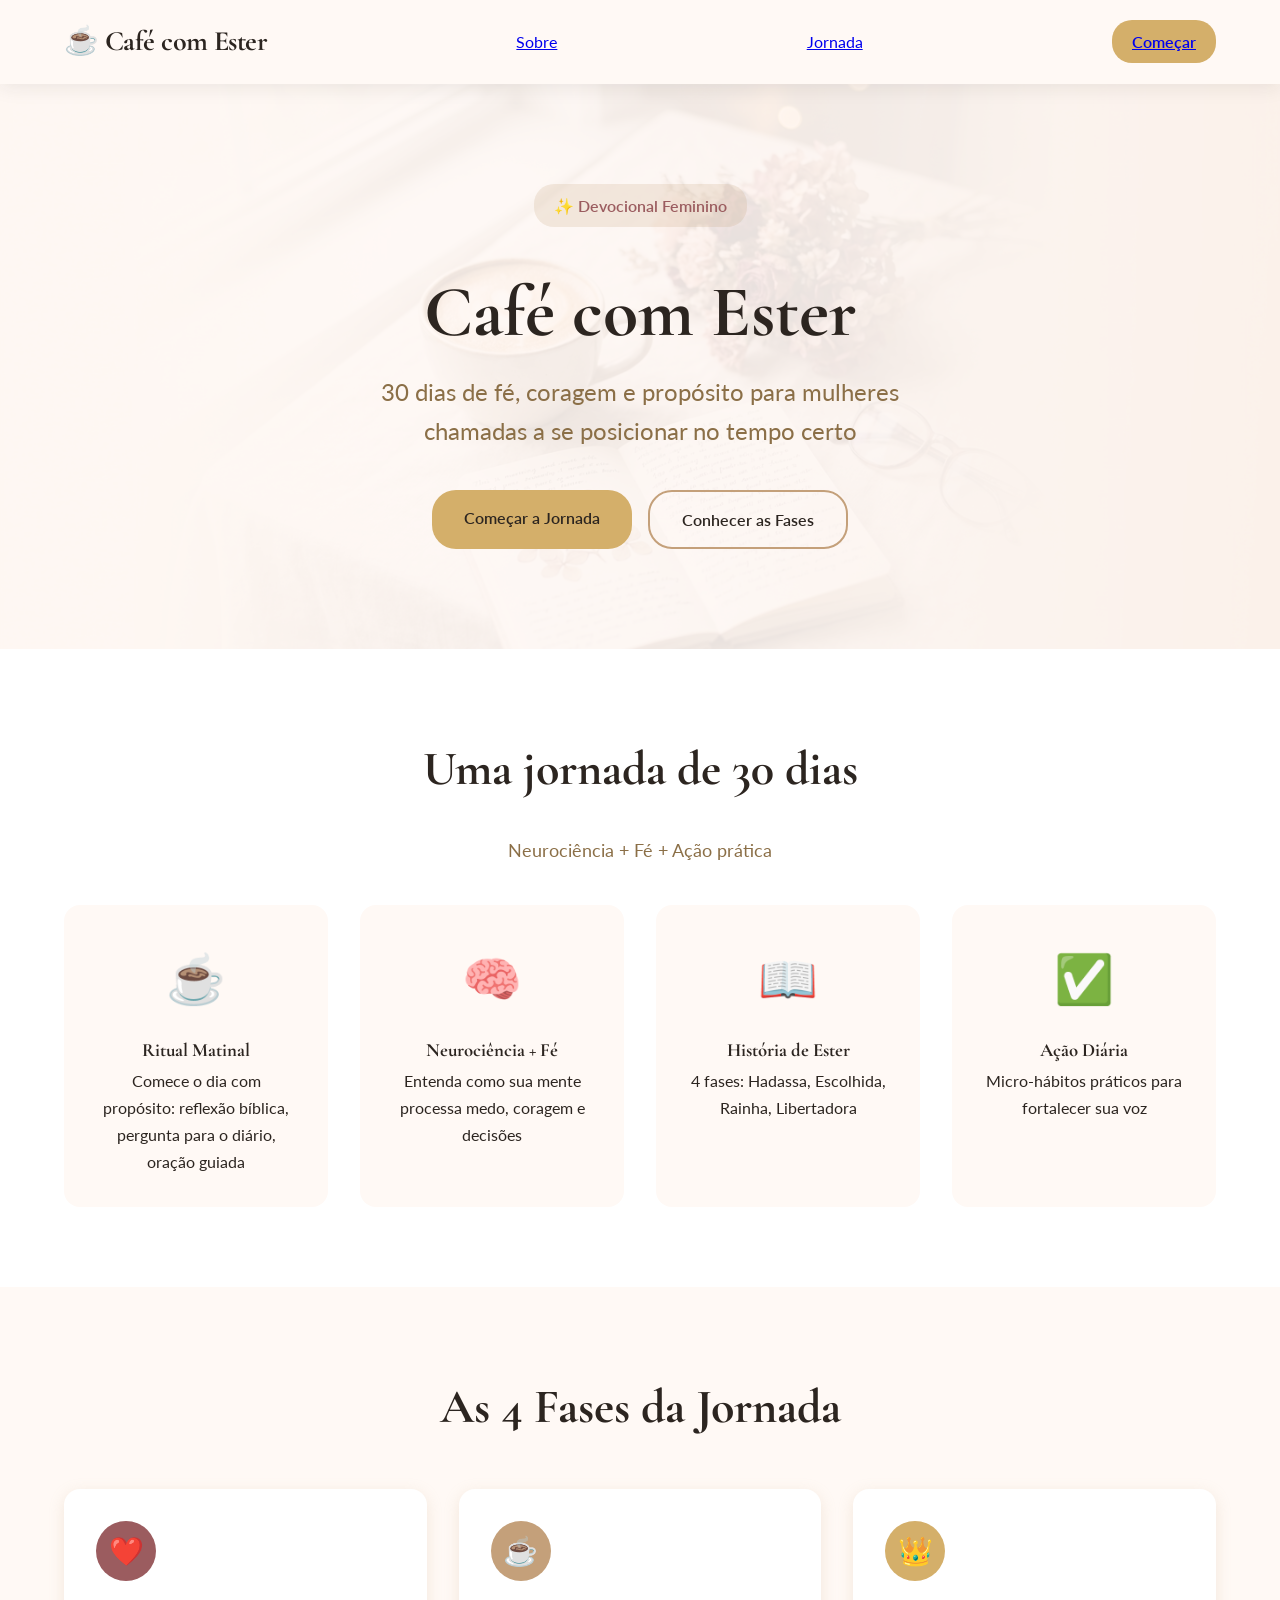
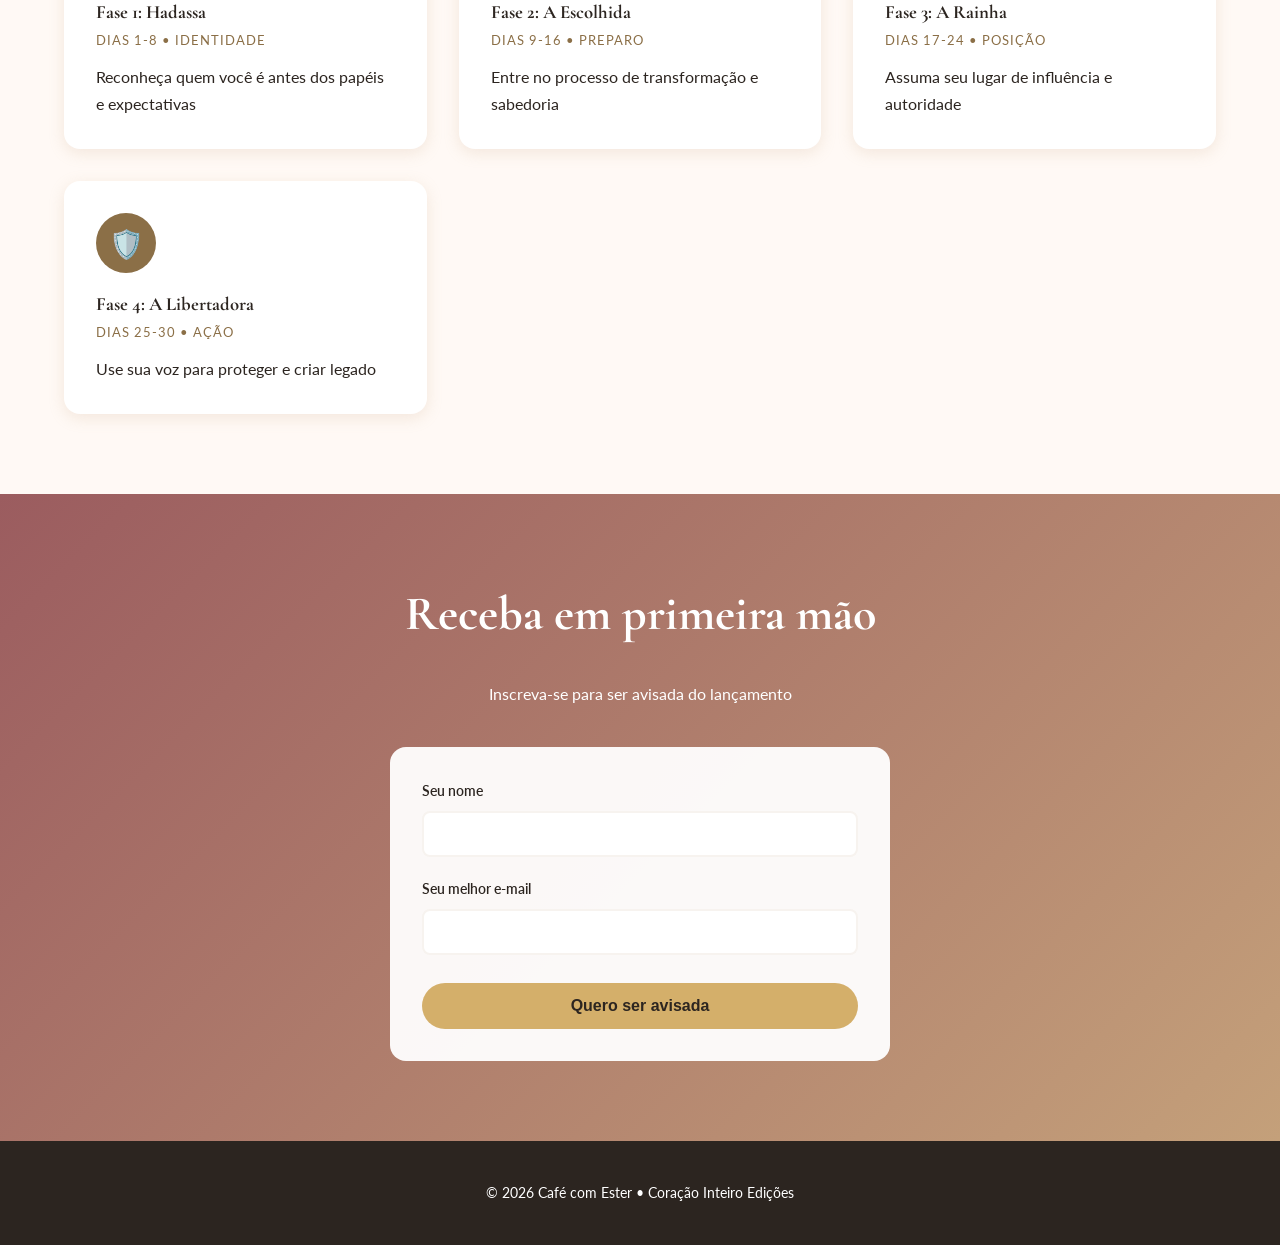
<file: index.html>
<!DOCTYPE html>
<html lang="pt-BR">
<head>
  <meta charset="UTF-8">
  <meta name="viewport" content="width=device-width, initial-scale=1.0">
  <meta name="description" content="Transforme suas manhãs com 30 dias de fé, coragem e propósito. Devocional feminino baseado na história de Ester.">
  <meta property="og:title" content="Café com Ester | Devocional Feminino">
  <meta property="og:description" content="30 dias de fé, coragem e propósito">
  <meta property="og:image" content="file_1779944631122.png">
  <title>Café com Ester | Devocional Feminino</title>
  <link rel="icon" type="image/png" href="file_1779944623450.png">
  <link href="https://fonts.googleapis.com/css2?family=Cormorant+Garamond:wght@400;500;600&family=Lato:wght@300;400;700&display=swap" rel="stylesheet">
  <link rel="stylesheet" href="styles.css">
</head>
<body>
  <header class="header">
    <div class="container">
      <a href="index.html" class="logo-text" aria-label="Página inicial Café com Ester">
  ☕ Café com Ester
</a>
        <a href="#sobre">Sobre</a>
        <a href="#fases">Jornada</a>
        <a href="#newsletter" class="btn-nav">Começar</a>
      </nav>
    </div>
  </header>

  <section class="hero" style="background-image: url('/file_1779944611570.png');">
    <div class="container">
      <div class="hero-content">
        <span class="hero-badge">✨ Devocional Feminino</span>
        <h1>Café com Ester</h1>
        <p class="hero-subtitle">30 dias de fé, coragem e propósito para mulheres<br>chamadas a se posicionar no tempo certo</p>
        <div class="hero-cta">
          <a href="#newsletter" class="btn btn-primary">Começar a Jornada</a>
          <a href="#fases" class="btn btn-secondary">Conhecer as Fases</a>
        </div>
      </div>
    </div>
  </section>

  <section class="sobre" id="sobre">
    <div class="container">
      <h2>Uma jornada de 30 dias</h2>
      <p class="subtitle">Neurociência + Fé + Ação prática</p>
      <div class="sobre-grid">
        <div class="sobre-card">
          <span class="icon">☕</span>
          <h3>Ritual Matinal</h3>
          <p>Comece o dia com propósito: reflexão bíblica, pergunta para o diário, oração guiada</p>
        </div>
        <div class="sobre-card">
          <span class="icon">🧠</span>
          <h3>Neurociência + Fé</h3>
          <p>Entenda como sua mente processa medo, coragem e decisões</p>
        </div>
        <div class="sobre-card">
          <span class="icon">📖</span>
          <h3>História de Ester</h3>
          <p>4 fases: Hadassa, Escolhida, Rainha, Libertadora</p>
        </div>
        <div class="sobre-card">
          <span class="icon">✅</span>
          <h3>Ação Diária</h3>
          <p>Micro-hábitos práticos para fortalecer sua voz</p>
        </div>
      </div>
    </div>
  </section>

  <section class="fases" id="fases">
    <div class="container">
      <h2>As 4 Fases da Jornada</h2>
      <div class="fases-grid">
        <div class="fase-card">
          <div class="fase-icon" style="background: #9B5C5F;">❤️</div>
          <h3>Fase 1: Hadassa</h3>
          <p class="fase-subtitle">Dias 1-8 • Identidade</p>
          <p>Reconheça quem você é antes dos papéis e expectativas</p>
        </div>
        <div class="fase-card">
          <div class="fase-icon" style="background: #C4A07A;">☕</div>
          <h3>Fase 2: A Escolhida</h3>
          <p class="fase-subtitle">Dias 9-16 • Preparo</p>
          <p>Entre no processo de transformação e sabedoria</p>
        </div>
        <div class="fase-card">
          <div class="fase-icon" style="background: #D4AF6A;">👑</div>
          <h3>Fase 3: A Rainha</h3>
          <p class="fase-subtitle">Dias 17-24 • Posição</p>
          <p>Assuma seu lugar de influência e autoridade</p>
        </div>
        <div class="fase-card">
          <div class="fase-icon" style="background: #8B6F47;">🛡️</div>
          <h3>Fase 4: A Libertadora</h3>
          <p class="fase-subtitle">Dias 25-30 • Ação</p>
          <p>Use sua voz para proteger e criar legado</p>
        </div>
      </div>
    </div>
  </section>

  <section class="newsletter" id="newsletter">
    <div class="container">
      <h2>Receba em primeira mão</h2>
      <p>Inscreva-se para ser avisada do lançamento</p>
      <form name="newsletter" method="POST" data-netlify="true" action="obrigada.html" class="newsletter-form">
        <input type="hidden" name="form-name" value="newsletter">
        <div class="form-group">
          <label for="nome">Seu nome</label>
          <input type="text" id="nome" name="nome" required>
        </div>
        <div class="form-group">
          <label for="email">Seu melhor e-mail</label>
          <input type="email" id="email" name="email" required>
        </div>
        <button type="submit" class="btn btn-primary">Quero ser avisada</button>
      </form>
    </div>
  </section>

  <footer class="footer">
    <div class="container">
      <p>&copy; 2026 Café com Ester • Coração Inteiro Edições</p>
    </div>
  </footer>

  <script src="script.js"></script>
</body>
</html>
</file>
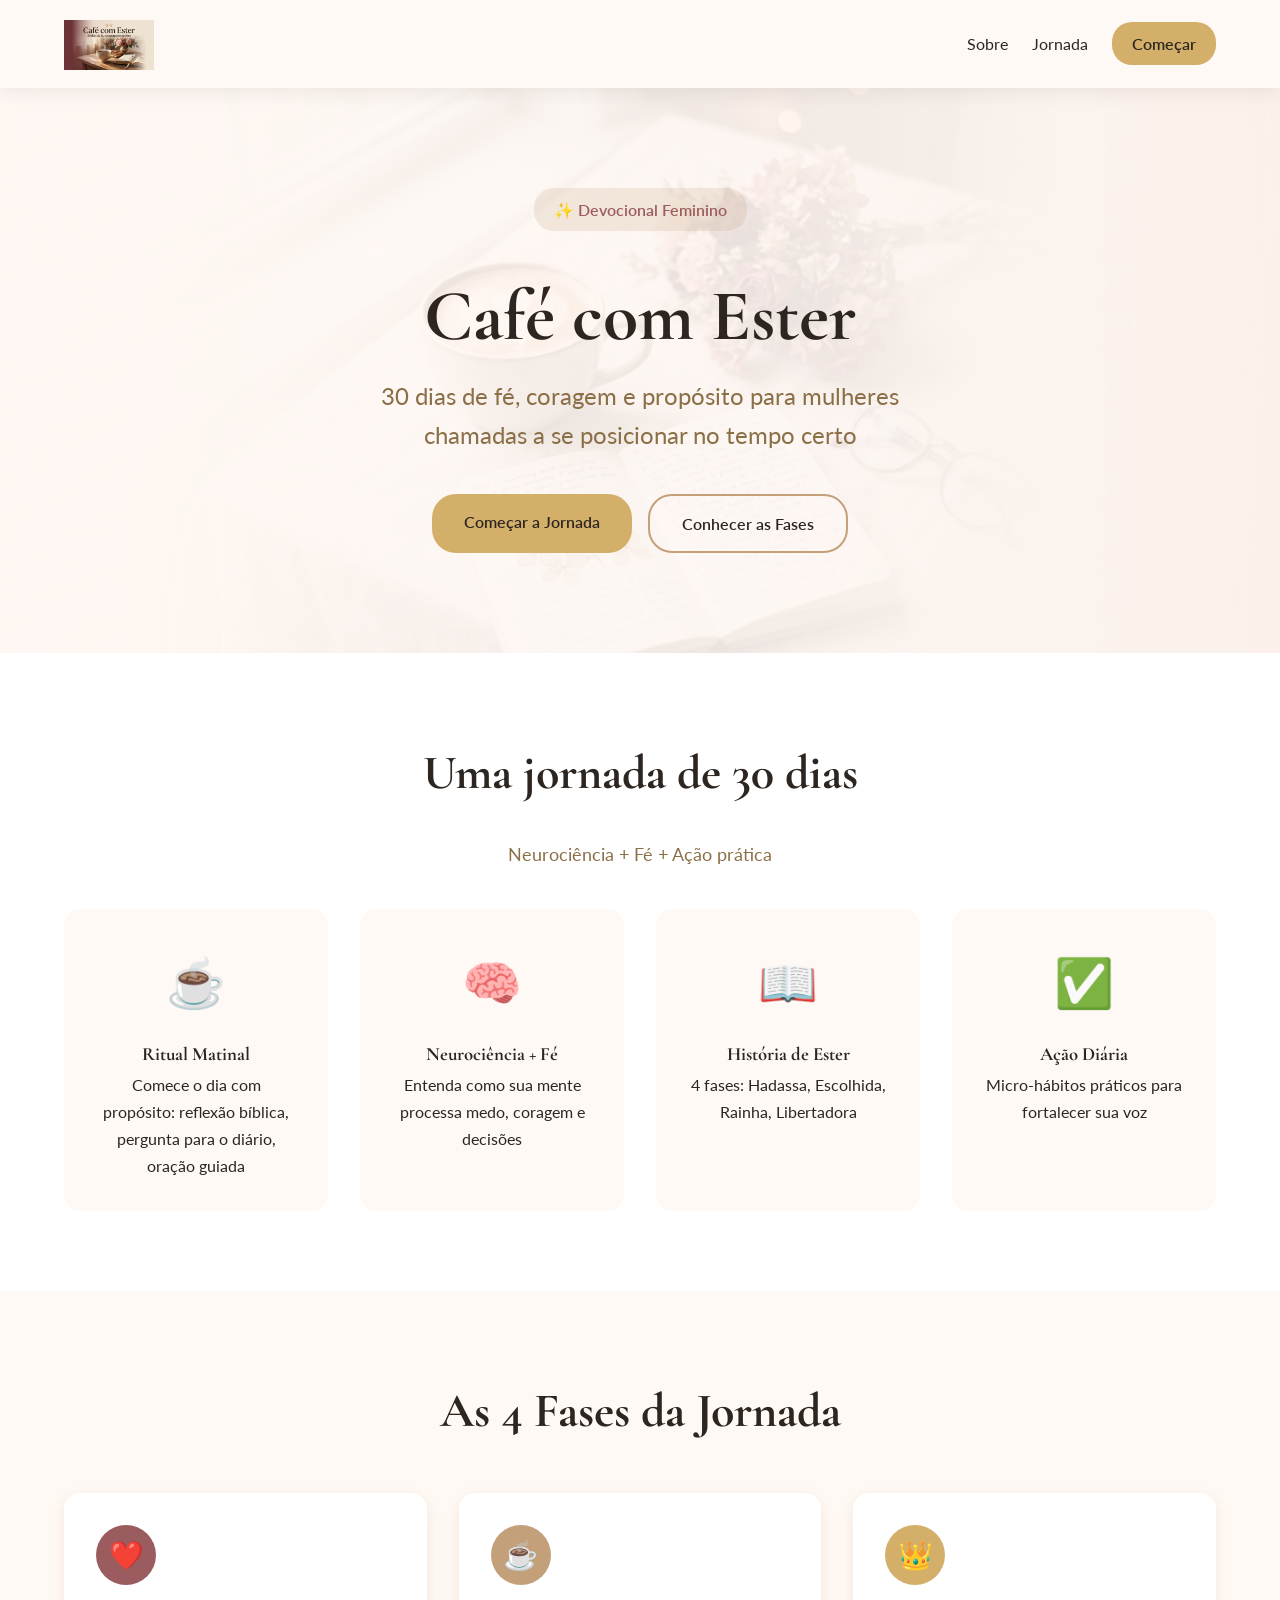
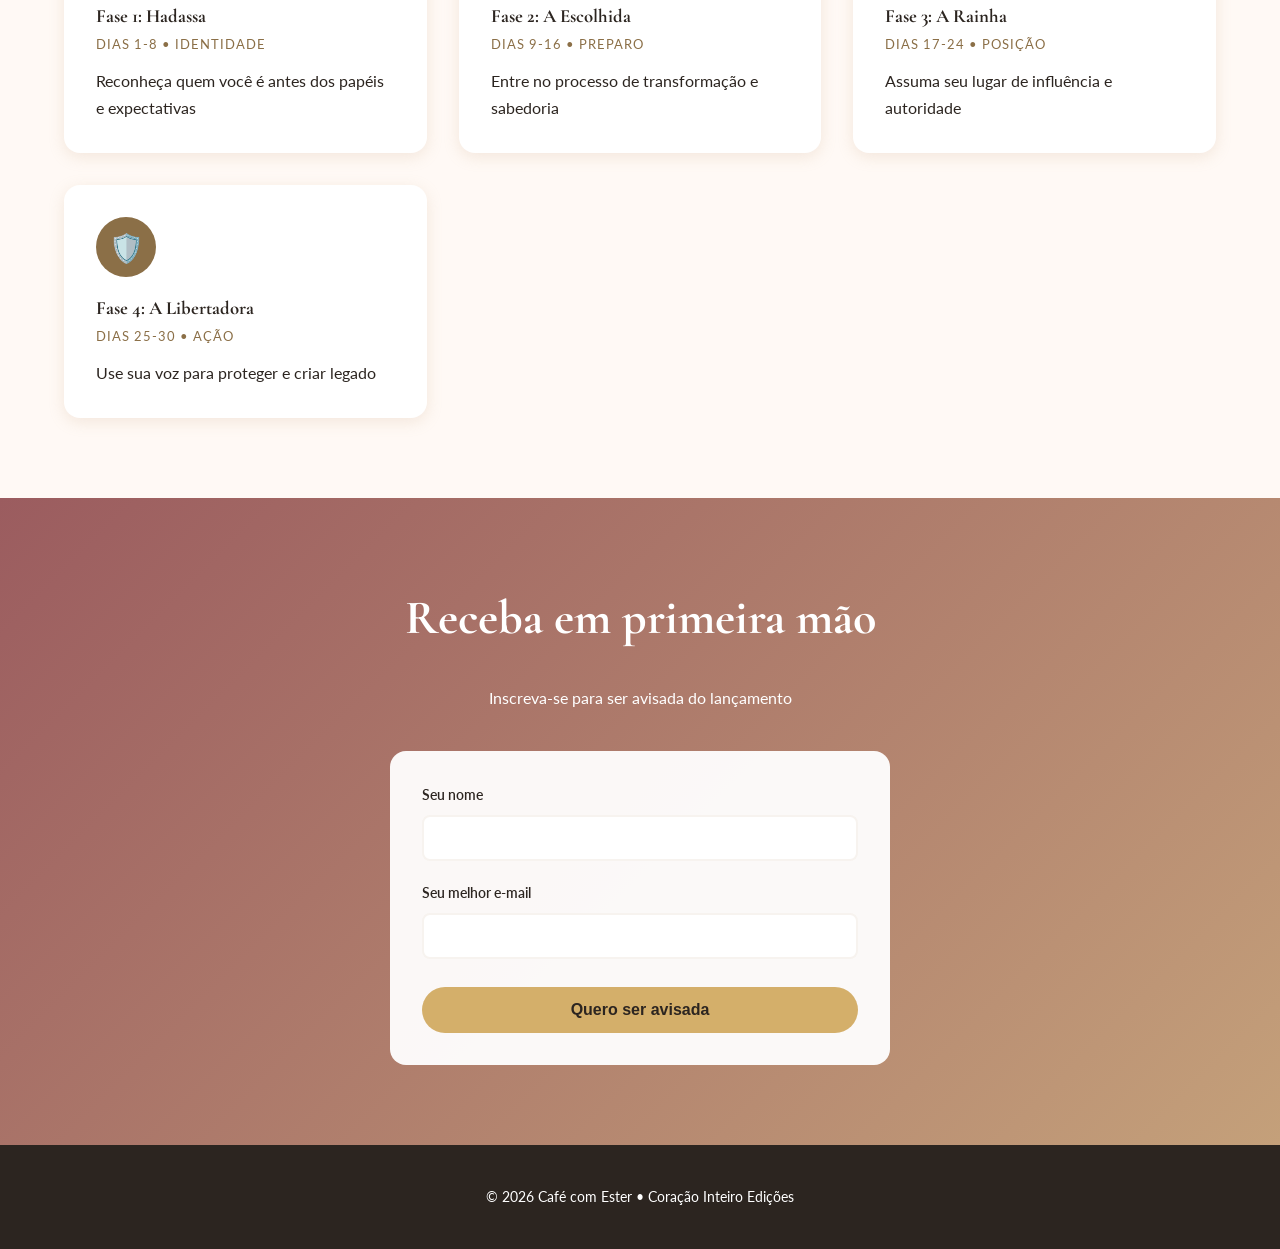
<file: Index.html>
<!DOCTYPE html>
<html lang="pt-BR">
<head>
  <meta charset="UTF-8">
  <meta name="viewport" content="width=device-width, initial-scale=1.0">
  <meta name="description" content="Transforme suas manhãs com 30 dias de fé, coragem e propósito. Devocional feminino baseado na história de Ester.">
  <meta property="og:title" content="Café com Ester | Devocional Feminino">
  <meta property="og:description" content="30 dias de fé, coragem e propósito">
  <meta property="og:image" content="/file_1779944631122.png">
  <title>Café com Ester | Devocional Feminino</title>
  <link rel="icon" type="image/png" href="/file_1779944623450.png">
  <link href="https://fonts.googleapis.com/css2?family=Cormorant+Garamond:wght@400;500;600&family=Lato:wght@300;400;700&display=swap" rel="stylesheet">
  <link rel="stylesheet" href="styles.css">
</head>
<body>
  <header class="header">
    <div class="container">
      <a href="/" class="logo">
        <img src="/file_1779944639296.png" alt="Café com Ester" height="50">
      </a>
      <nav class="nav">
        <a href="#sobre">Sobre</a>
        <a href="#fases">Jornada</a>
        <a href="#newsletter" class="btn-nav">Começar</a>
      </nav>
    </div>
  </header>

  <section class="hero" style="background-image: url('/file_1779944611570.png');">
    <div class="container">
      <div class="hero-content">
        <span class="hero-badge">✨ Devocional Feminino</span>
        <h1>Café com Ester</h1>
        <p class="hero-subtitle">30 dias de fé, coragem e propósito para mulheres<br>chamadas a se posicionar no tempo certo</p>
        <div class="hero-cta">
          <a href="#newsletter" class="btn btn-primary">Começar a Jornada</a>
          <a href="#fases" class="btn btn-secondary">Conhecer as Fases</a>
        </div>
      </div>
    </div>
  </section>

  <section class="sobre" id="sobre">
    <div class="container">
      <h2>Uma jornada de 30 dias</h2>
      <p class="subtitle">Neurociência + Fé + Ação prática</p>
      <div class="sobre-grid">
        <div class="sobre-card">
          <span class="icon">☕</span>
          <h3>Ritual Matinal</h3>
          <p>Comece o dia com propósito: reflexão bíblica, pergunta para o diário, oração guiada</p>
        </div>
        <div class="sobre-card">
          <span class="icon">🧠</span>
          <h3>Neurociência + Fé</h3>
          <p>Entenda como sua mente processa medo, coragem e decisões</p>
        </div>
        <div class="sobre-card">
          <span class="icon">📖</span>
          <h3>História de Ester</h3>
          <p>4 fases: Hadassa, Escolhida, Rainha, Libertadora</p>
        </div>
        <div class="sobre-card">
          <span class="icon">✅</span>
          <h3>Ação Diária</h3>
          <p>Micro-hábitos práticos para fortalecer sua voz</p>
        </div>
      </div>
    </div>
  </section>

  <section class="fases" id="fases">
    <div class="container">
      <h2>As 4 Fases da Jornada</h2>
      <div class="fases-grid">
        <div class="fase-card">
          <div class="fase-icon" style="background: #9B5C5F;">❤️</div>
          <h3>Fase 1: Hadassa</h3>
          <p class="fase-subtitle">Dias 1-8 • Identidade</p>
          <p>Reconheça quem você é antes dos papéis e expectativas</p>
        </div>
        <div class="fase-card">
          <div class="fase-icon" style="background: #C4A07A;">☕</div>
          <h3>Fase 2: A Escolhida</h3>
          <p class="fase-subtitle">Dias 9-16 • Preparo</p>
          <p>Entre no processo de transformação e sabedoria</p>
        </div>
        <div class="fase-card">
          <div class="fase-icon" style="background: #D4AF6A;">👑</div>
          <h3>Fase 3: A Rainha</h3>
          <p class="fase-subtitle">Dias 17-24 • Posição</p>
          <p>Assuma seu lugar de influência e autoridade</p>
        </div>
        <div class="fase-card">
          <div class="fase-icon" style="background: #8B6F47;">🛡️</div>
          <h3>Fase 4: A Libertadora</h3>
          <p class="fase-subtitle">Dias 25-30 • Ação</p>
          <p>Use sua voz para proteger e criar legado</p>
        </div>
      </div>
    </div>
  </section>

  <section class="newsletter" id="newsletter">
    <div class="container">
      <h2>Receba em primeira mão</h2>
      <p>Inscreva-se para ser avisada do lançamento</p>
      <form name="newsletter" method="POST" data-netlify="true" action="obrigada.html" class="newsletter-form">
        <input type="hidden" name="form-name" value="newsletter">
        <div class="form-group">
          <label for="nome">Seu nome</label>
          <input type="text" id="nome" name="nome" required>
        </div>
        <div class="form-group">
          <label for="email">Seu melhor e-mail</label>
          <input type="email" id="email" name="email" required>
        </div>
        <button type="submit" class="btn btn-primary">Quero ser avisada</button>
      </form>
    </div>
  </section>

  <footer class="footer">
    <div class="container">
      <p>&copy; 2026 Café com Ester • Coração Inteiro Edições</p>
    </div>
  </footer>

  <script src="script.js"></script>
</body>
</html>
</file>
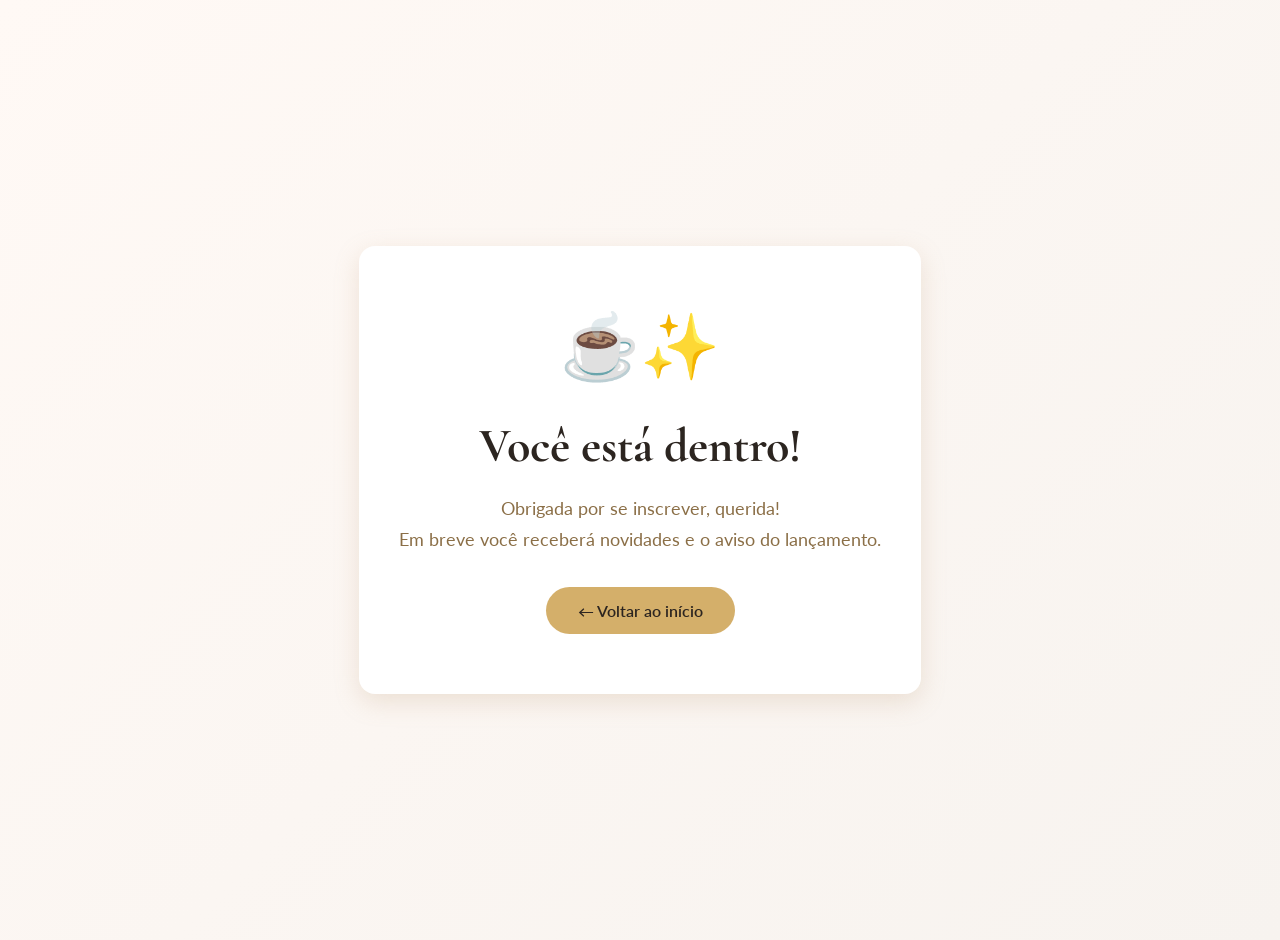
<file: Obrigada.html>
<!DOCTYPE html>
<html lang="pt-BR">
<head>
  <meta charset="UTF-8">
  <meta name="viewport" content="width=device-width, initial-scale=1.0">
  <title>Obrigada! | Café com Ester</title>
  <link rel="icon" type="image/png" href="/file_1779944623450.png">
  <link href="https://fonts.googleapis.com/css2?family=Cormorant+Garamond:wght@500&family=Lato&display=swap" rel="stylesheet">
  <style>
    body {
      font-family: 'Lato', sans-serif;
      background: linear-gradient(135deg, #FFF9F5 0%, #F7F3EF 100%);
      display: flex;
      align-items: center;
      justify-content: center;
      min-height: 100vh;
      text-align: center;
      padding: 20px;
      margin: 0;
    }
    .card {
      background: #fff;
      max-width: 500px;
      padding: 60px 40px;
      border-radius: 16px;
      box-shadow: 0 8px 24px rgba(196,160,122,0.25);
    }
    h1 {
      font-family: 'Cormorant Garamond', serif;
      font-size: 48px;
      color: #2C2520;
      margin-bottom: 16px;
    }
    .icon {
      font-size: 64px;
      margin-bottom: 24px;
    }
    p {
      color: #8B6F47;
      font-size: 18px;
      line-height: 1.7;
      margin-bottom: 16px;
    }
    a {
      display: inline-block;
      background: #D4AF6A;
      color: #2C2520;
      padding: 14px 32px;
      border-radius: 24px;
      text-decoration: none;
      font-weight: 600;
      margin-top: 16px;
      transition: all 0.3s;
    }
    a:hover {
      background: #C4A07A;
      transform: translateY(-2px);
    }
  </style>
</head>
<body>
  <div class="card">
    <div class="icon">☕✨</div>
    <h1>Você está dentro!</h1>
    <p>Obrigada por se inscrever, querida!<br>Em breve você receberá novidades e o aviso do lançamento.</p>
    <a href="/">← Voltar ao início</a>
  </div>
</body>
</html>
</file>
<file: styles.css>
:root {
  --primary: #C4A07A;
  --secondary: #9B5C5F;
  --accent: #D4AF6A;
  --bg-primary: #FFF9F5;
  --text-primary: #2C2520;
  --font-serif: 'Cormorant Garamond', serif;
  --font-sans: 'Lato', sans-serif;
}

* {
  margin: 0;
  padding: 0;
  box-sizing: border-box;
}

body {
  font-family: var(--font-sans);
  color: var(--text-primary);
  background: var(--bg-primary);
  line-height: 1.7;
}

.container {
  max-width: 1200px;
  margin: 0 auto;
  padding: 0 24px;
}

h1, h2, h3 {
  font-family: var(--font-serif);
}

h1 {
  font-size: clamp(40px, 8vw, 72px);
}

h2 {
  font-size: clamp(32px, 5vw, 48px);
  text-align: center;
  margin-bottom: 24px;
}

.btn {
  display: inline-block;
  padding: 14px 32px;
  border-radius: 24px;
  font-weight: 600;
  text-decoration: none;
  transition: all 0.3s;
  border: none;
  cursor: pointer;
}

.btn-primary {
  background: var(--accent);
  color: var(--text-primary);
}

.btn-primary:hover {
  background: var(--primary);
  transform: translateY(-2px);
}

.btn-secondary {
  background: transparent;
  border: 2px solid var(--primary);
  color: var(--text-primary);
}

.header {
  background: rgba(255,249,245,0.95);
  padding: 16px 0;
  position: sticky;
  top: 0;
  z-index: 100;
  box-shadow: 0 2px 8px rgba(196,160,122,0.15);
}

.header .container {
  display: flex;
  justify-content: space-between;
  align-items: center;
}

.nav {
  display: flex;
  gap: 24px;
  align-items: center;
}

.nav a {
  color: var(--text-primary);
  text-decoration: none;
}

.btn-nav {
  background: var(--accent);
  padding: 8px 20px;
  border-radius: 20px;
  font-weight: 600;
}

.hero {
  padding: 100px 0;
  text-align: center;
  background-size: cover;
  background-position: center;
  position: relative;
}

.hero::before {
  content: '';
  position: absolute;
  top: 0;
  left: 0;
  right: 0;
  bottom: 0;
  background: rgba(255,249,245,0.9);
}

.hero-content {
  position: relative;
  z-index: 1;
}

.hero-badge {
  display: inline-block;
  background: rgba(196,160,122,0.2);
  color: var(--secondary);
  padding: 8px 20px;
  border-radius: 20px;
  margin-bottom: 24px;
  font-weight: 600;
}

.hero-subtitle {
  font-size: clamp(18px, 3vw, 24px);
  color: #8B6F47;
  margin-bottom: 40px;
  line-height: 1.6;
}

.hero-cta {
  display: flex;
  gap: 16px;
  justify-content: center;
  flex-wrap: wrap;
}

.sobre {
  padding: 80px 0;
  background: #fff;
}

.subtitle {
  text-align: center;
  margin-bottom: 40px;
  color: #8B6F47;
  font-size: 18px;
}

.sobre-grid {
  display: grid;
  grid-template-columns: repeat(auto-fit, minmax(250px, 1fr));
  gap: 32px;
  margin-top: 40px;
}

.sobre-card {
  text-align: center;
  padding: 32px;
  background: var(--bg-primary);
  border-radius: 16px;
  transition: transform 0.3s;
}

.sobre-card:hover {
  transform: translateY(-4px);
}

.sobre-card .icon {
  font-size: 48px;
  display: block;
  margin-bottom: 16px;
}

.fases {
  padding: 80px 0;
  background: var(--bg-primary);
}

.fases-grid {
  display: grid;
  grid-template-columns: repeat(auto-fit, minmax(280px, 1fr));
  gap: 32px;
  margin-top: 40px;
}

.fase-card {
  background: #fff;
  padding: 32px;
  border-radius: 16px;
  box-shadow: 0 4px 16px rgba(196,160,122,0.2);
  transition: transform 0.3s;
}

.fase-card:hover {
  transform: translateY(-6px);
}

.fase-icon {
  width: 60px;
  height: 60px;
  border-radius: 50%;
  display: flex;
  align-items: center;
  justify-content: center;
  font-size: 28px;
  margin-bottom: 16px;
}

.fase-subtitle {
  font-size: 13px;
  text-transform: uppercase;
  color: #8B6F47;
  margin-bottom: 12px;
  letter-spacing: 1px;
}

.newsletter {
  padding: 80px 0;
  background: linear-gradient(135deg, #9B5C5F 0%, #C4A07A 100%);
  color: #fff;
  text-align: center;
}

.newsletter h2, .newsletter p {
  color: #fff;
}

.newsletter-form {
  max-width: 500px;
  margin: 40px auto 0;
  background: rgba(255,255,255,0.95);
  padding: 32px;
  border-radius: 16px;
}

.form-group {
  margin-bottom: 20px;
  text-align: left;
}

.form-group label {
  display: block;
  font-weight: 600;
  color: var(--text-primary);
  margin-bottom: 8px;
  font-size: 14px;
}

.form-group input {
  width: 100%;
  padding: 12px;
  border: 2px solid #F7F3EF;
  border-radius: 8px;
  font-size: 15px;
  font-family: var(--font-sans);
}

.form-group input:focus {
  outline: none;
  border-color: var(--accent);
}

.newsletter-form .btn {
  width: 100%;
  margin-top: 8px;
  font-size: 16px;
}

.footer {
  background: var(--text-primary);
  color: #fff;
  padding: 40px 0;
  text-align: center;
  font-size: 14px;
}

@media (max-width: 768px) {
  .nav {
    display: none;
  }
  .hero {
    padding: 60px 0;
  }
  .hero-cta {
    flex-direction: column;
    align-items: stretch;
  }
  .btn {
    width: 100%;
  }
}
/* Correção do cabeçalho fixo no GitHub Pages */
.header {
  background: #fff9f5 !important;
  padding: 18px 32px !important;
  position: sticky !important;
  top: 0 !important;
  z-index: 9999 !important;
  box-shadow: 0 4px 18px rgba(44, 37, 32, 0.08) !important;
}

/* Correção visual da logo caso a imagem falhe */
.logo {
  font-family: 'Cormorant Garamond', Georgia, serif !important;
  font-size: 28px !important;
  font-weight: 700 !important;
  color: #2C2520 !important;
  text-decoration: none !important;
}

.logo img {
  max-height: 52px !important;
  width: auto !important;
  display: inline-block !important;
  vertical-align: middle !important;
}

/* Ajuste para o topo não cobrir o conteúdo ao rolar */
section {
  scroll-margin-top: 100px;
}
/* Logo em texto premium */
.logo-text,
.logo-text:visited {
  font-family: 'Cormorant Garamond', Georgia, serif !important;
  font-size: 28px !important;
  font-weight: 700 !important;
  color: #2C2520 !important;
  text-decoration: none !important;
  letter-spacing: -0.02em !important;
}

.logo-text:hover {
  color: #9B5C5F !important;
  text-decoration: none !important;
}

/* Cabeçalho premium fixo */
.header {
  background: #fff9f5 !important;
  padding: 18px 32px !important;
  position: sticky !important;
  top: 0 !important;
  z-index: 9999 !important;
  box-shadow: 0 4px 18px rgba(44, 37, 32, 0.08) !important;
}

.header .container {
  display: flex !important;
  align-items: center !important;
  justify-content: space-between !important;
}
</file>
